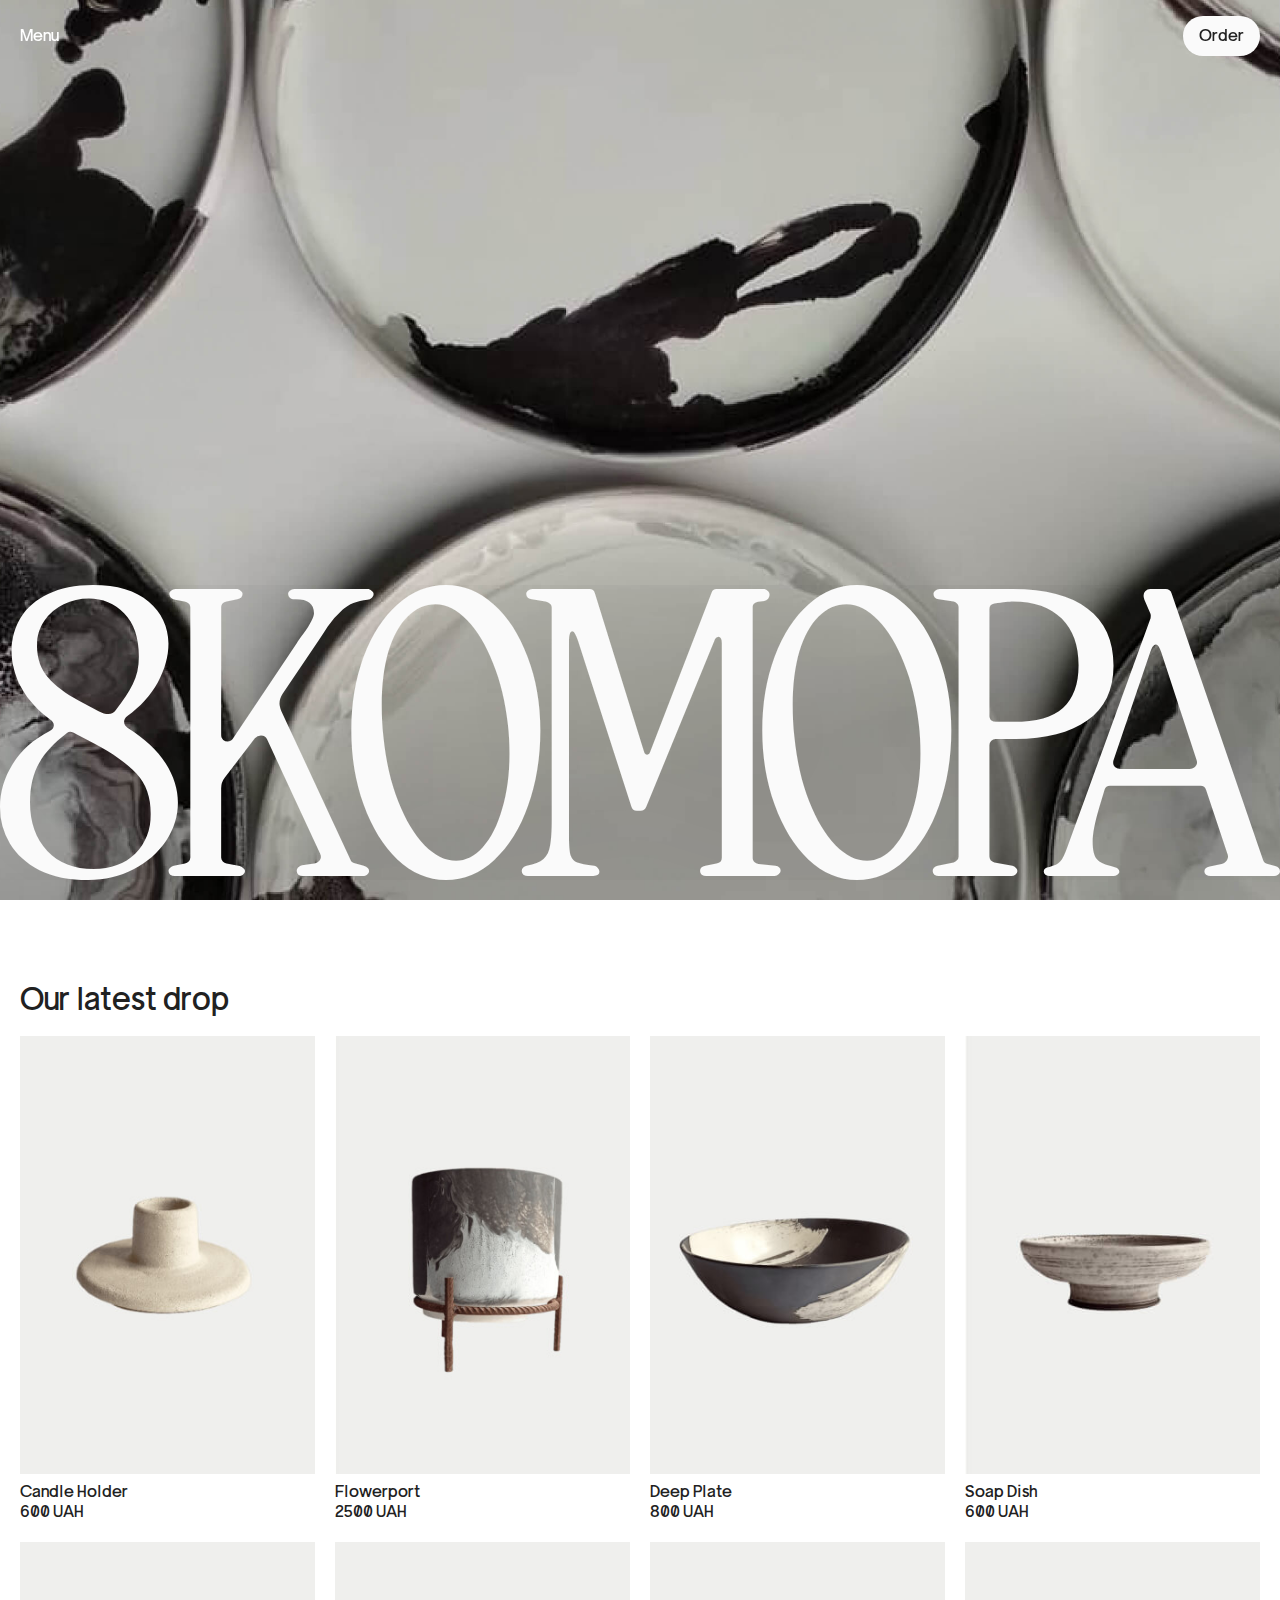
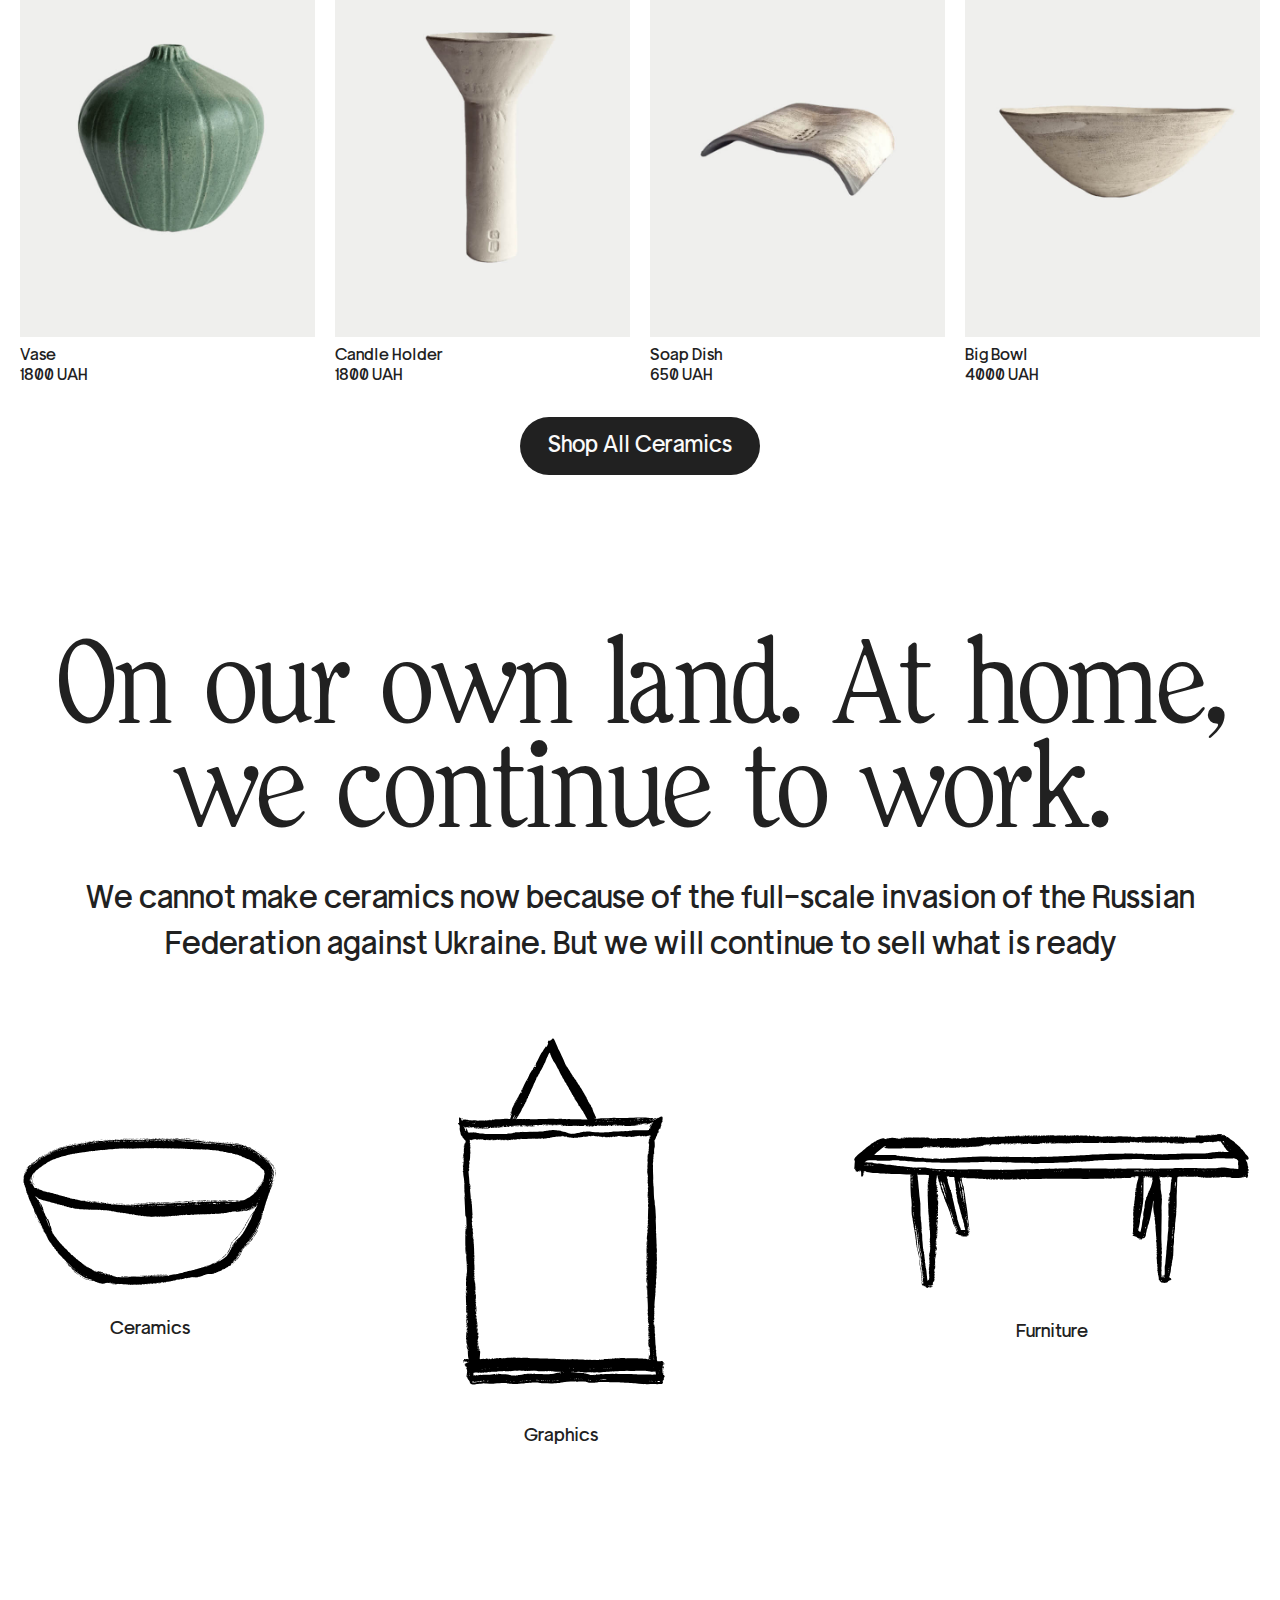
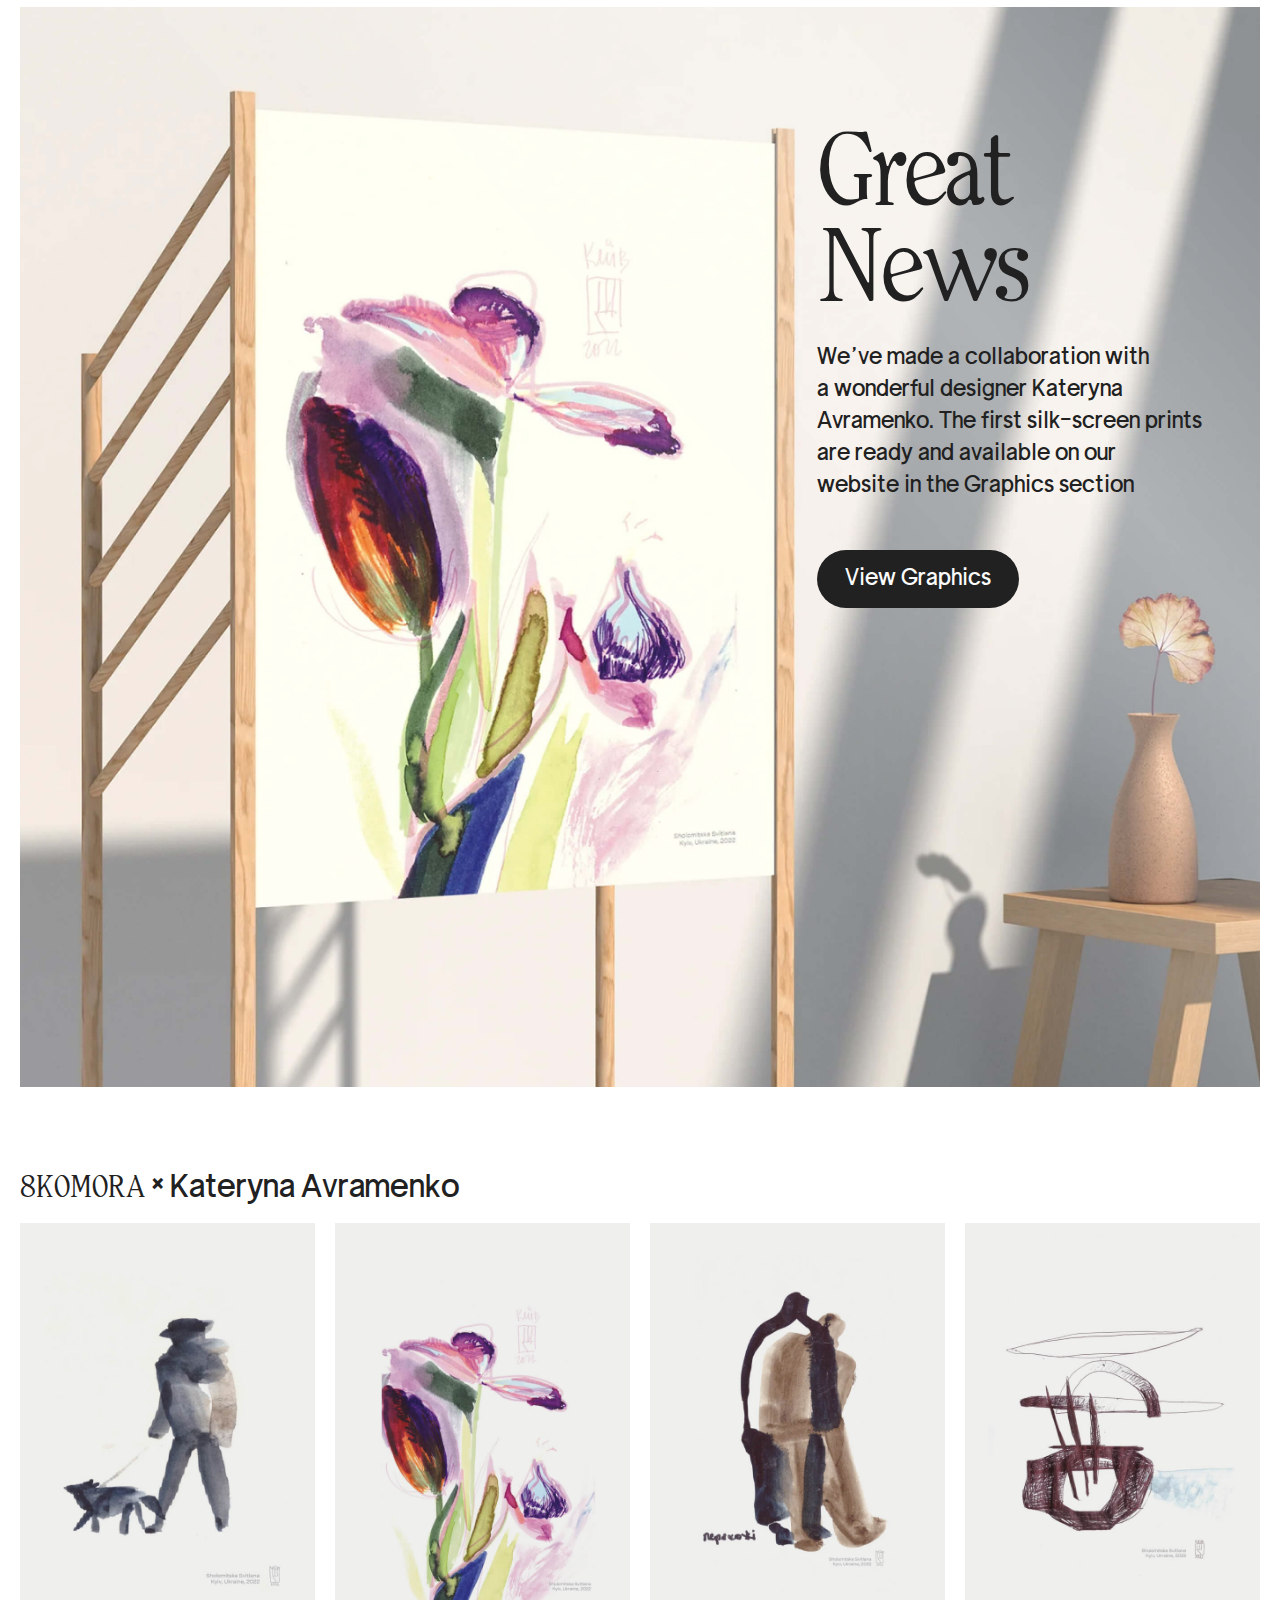
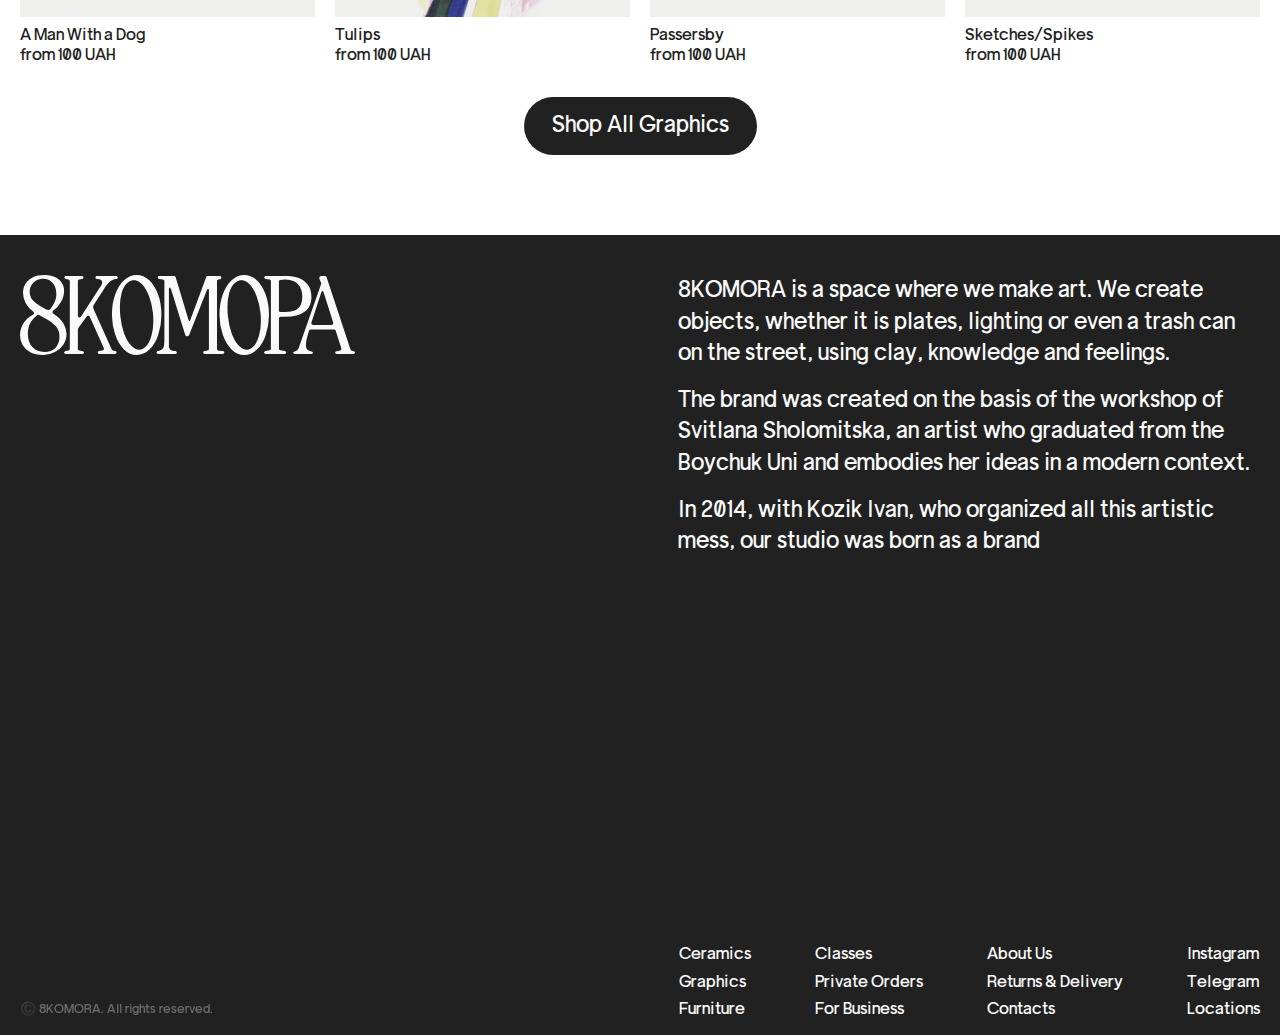
<file: index.html>
<!DOCTYPE html>
<html lang="en">
  <head>
    <meta charset="UTF-8" />
    <meta http-equiv="X-UA-Compatible" content="IE=edge" />
    <meta name="viewport" content="width=device-width, initial-scale=1.0" />
    <title>Восьма комора</title>
    <link rel="stylesheet" href="./styles.css" />
  </head>
  <body>
    <header class="main-header">
      <div class="container main-header__container">
        <div class="main-header__inner">
          <div class="main-header__menu">Menu</div>
          <div class="main-header__logo">
            <svg
              xmlns="http://www.w3.org/2000/svg"
              fill="none"
              viewBox="20 12 140 32.01"
            >
              <g fill="#212121" filter="url(#a)">
                <path
                  d="M29.66 44c-2.1 0-3.88-.36-5.35-1.07a7.88 7.88 0 0 1-3.23-2.89A7.63 7.63 0 0 1 20 36.1c0-1.63.46-3.19 1.4-4.67a9.91 9.91 0 0 1 4-3.55c.32-.18.49-.4.49-.67 0-.24-.14-.44-.4-.62a10.4 10.4 0 0 1-3.15-3.42 8.7 8.7 0 0 1-1.08-4.1c.03-1.3.37-2.48 1.03-3.55a6.75 6.75 0 0 1 2.97-2.53c1.35-.65 2.98-.98 4.9-.98 2.66 0 4.7.6 6.1 1.82a5.8 5.8 0 0 1 2.17 4.54c0 1.39-.4 2.8-1.17 4.22a11.3 11.3 0 0 1-3.33 3.64c-.24.18-.36.39-.36.62 0 .27.14.5.4.67a12.9 12.9 0 0 1 4.14 3.82 7.78 7.78 0 0 1 1.35 4.27 7.4 7.4 0 0 1-1.3 4.18 9.4 9.4 0 0 1-3.55 3.06c-1.5.77-3.15 1.16-4.95 1.16Zm-6.38-8.4c0 2.16.63 3.91 1.89 5.24a6.73 6.73 0 0 0 5.08 1.96c1.88 0 3.4-.55 4.54-1.64a5.8 5.8 0 0 0 1.7-4.32 6.1 6.1 0 0 0-1.57-4.4 17.42 17.42 0 0 0-4.67-3.28L28 28a.73.73 0 0 0-.32-.09.49.49 0 0 0-.35.13 10.94 10.94 0 0 0-3.02 3.2 8.39 8.39 0 0 0-1.03 4.36Zm.76-17.07c0 1.43.4 2.6 1.22 3.51.8.92 1.92 1.75 3.32 2.5l2.2 1.15c.43.2.77.31 1.04.31a1 1 0 0 0 .85-.44c.81-1.04 1.43-1.97 1.85-2.8.45-.86.67-1.86.67-2.98 0-2.08-.54-3.65-1.62-4.71a5.2 5.2 0 0 0-3.86-1.6c-.96 0-1.88.2-2.74.62-.87.41-1.58 1-2.12 1.78-.54.77-.8 1.66-.8 2.66Z"
                />
                <path
                  d="M39.11 43.56a.95.95 0 0 1-.5-.14.55.55 0 0 1-.17-.4c0-.15.06-.26.18-.35.12-.12.25-.2.4-.23l1.21-.22c.15-.03.29-.1.4-.22a.7.7 0 0 0 .19-.44V14.44a.6.6 0 0 0-.18-.44.8.8 0 0 0-.45-.22l-1.03-.18a.8.8 0 0 1-.45-.22.55.55 0 0 1-.18-.4c0-.15.06-.27.18-.36a.78.78 0 0 1 .49-.18h6.65c.18 0 .33.06.45.18.15.1.23.21.23.36 0 .3-.2.49-.59.58l-1.17.22c-.39.09-.58.3-.58.62v13.87c0 .2.07.38.22.53.15.12.32.18.5.18a.6.6 0 0 0 .54-.27l7-10.4c.16-.24.41-.6.77-1.07.36-.5.63-.93.81-1.28.21-.39.31-.69.31-.9 0-1-.65-1.5-1.97-1.5h-.18a.78.78 0 0 1-.5-.18.55.55 0 0 1-.18-.4c0-.15.06-.27.18-.36a.78.78 0 0 1 .5-.18h8c.18 0 .33.06.45.18.15.1.22.21.22.36s-.06.28-.18.4a.85.85 0 0 1-.5.22 4.64 4.64 0 0 0-2.69 1.07c-.66.59-1.21 1.21-1.66 1.86-.42.66-.7 1.08-.86 1.3l-4.04 5.95c-.24.38-.36.74-.36 1.06 0 .18.06.45.18.8l7.6 16.18c.05.18.2.3.44.36l1 .26c.38.12.58.32.58.58 0 .15-.08.28-.23.4a.73.73 0 0 1-.45.14h-6.56a.95.95 0 0 1-.5-.14.55.55 0 0 1-.17-.4c0-.15.06-.28.18-.4s.25-.19.4-.22l1.35-.18a.9.9 0 0 0 .58-.35c.15-.21.17-.45.05-.71l-5.8-12.4c-.12-.3-.34-.45-.67-.45-.27 0-.5.1-.68.31L44.6 32.9c-.27.35-.4.74-.4 1.15v7.52c0 .14.06.3.18.44.12.12.25.2.4.22l1.44.27c.15.03.29.1.4.22.13.09.19.2.19.31 0 .15-.08.28-.23.4a.73.73 0 0 1-.45.14h-7.01Z"
                />
                <path
                  d="M68.76 44a7.6 7.6 0 0 1-5.3-2.22 15.15 15.15 0 0 1-3.69-5.96 23.5 23.5 0 0 1-1.34-8.04c0-2.94.45-5.6 1.34-8a14.04 14.04 0 0 1 3.73-5.7A7.8 7.8 0 0 1 68.76 12c1.92 0 3.66.7 5.22 2.09 1.58 1.4 2.83 3.3 3.73 5.73.92 2.4 1.39 5.05 1.39 7.96 0 2.96-.45 5.69-1.35 8.18a14.16 14.16 0 0 1-3.68 5.86 7.57 7.57 0 0 1-5.3 2.18Zm-6.83-15.56c.27 2.64.81 4.98 1.62 7.03.8 2.04 1.77 3.63 2.88 4.75 1.13 1.13 2.29 1.7 3.46 1.7 1.04 0 2.02-.5 2.92-1.48.9-.97 1.6-2.35 2.1-4.13.55-1.78.82-3.8.82-6.04 0-1.13-.06-2.18-.18-3.16a24.7 24.7 0 0 0-1.62-6.62 13.7 13.7 0 0 0-2.83-4.67c-1.1-1.15-2.26-1.73-3.46-1.73-1.14 0-2.16.44-3.06 1.33-.9.9-1.6 2.17-2.1 3.82a20.89 20.89 0 0 0-.73 5.78c0 1.22.06 2.36.18 3.42Z"
                />
                <path
                  d="M77.74 43.56a.95.95 0 0 1-.5-.14.55.55 0 0 1-.17-.4c0-.15.04-.26.13-.35.12-.12.26-.2.4-.23a3.41 3.41 0 0 0 1.85-.7c.39-.36.63-.85.72-1.47.12-.63.18-1.57.18-2.85V14.44a.55.55 0 0 0-.23-.44.8.8 0 0 0-.45-.22l-1.48-.22a1.02 1.02 0 0 1-.45-.18.55.55 0 0 1-.18-.4c0-.15.06-.27.18-.36a.78.78 0 0 1 .5-.18h6.24c.3 0 .5.15.58.45l5.4 17.24c.06.18.16.27.31.27s.26-.07.32-.22l6.74-17.34c.09-.26.27-.4.54-.4h5.12c.18 0 .33.06.45.18.15.12.23.25.23.4 0 .18-.06.34-.19.5a.79.79 0 0 1-.4.21l-.67.1a.81.81 0 0 0-.45.21c-.1.1-.14.23-.14.4V41.6c0 .18.06.33.18.44.12.12.27.2.45.23l1.84.17c.4.06.59.24.59.54 0 .15-.08.28-.23.4a.61.61 0 0 1-.45.18h-7.46a.95.95 0 0 1-.49-.14.55.55 0 0 1-.18-.4c0-.32.2-.52.58-.58l1.22-.22c.39-.06.58-.26.58-.62V18.31c0-.47-.12-.71-.36-.71-.06 0-.15.04-.27.13-.09.1-.16.23-.22.4l-7.42 17.91c-.12.3-.33.45-.63.45h-.4c-.3 0-.5-.15-.59-.45l-5.84-18c-.24-.68-.45-1.02-.63-1.02-.24 0-.36.39-.36 1.16v21.06c0 .98.06 1.68.18 2.1.15.38.4.63.72.75.33.12.95.24 1.85.35.17.03.31.12.4.27.12.12.18.25.18.4 0 .3-.23.45-.67.45h-7.15Z"
                />
                <path
                  d="M113.71 44a7.6 7.6 0 0 1-5.3-2.22 15.15 15.15 0 0 1-3.69-5.96 23.5 23.5 0 0 1-1.34-8.04c0-2.94.44-5.6 1.34-8a14.04 14.04 0 0 1 3.73-5.7 7.8 7.8 0 0 1 5.26-2.08c1.92 0 3.66.7 5.21 2.09a13.8 13.8 0 0 1 3.73 5.73c.93 2.4 1.4 5.05 1.4 7.96 0 2.96-.45 5.69-1.35 8.18a14.15 14.15 0 0 1-3.69 5.86 7.57 7.57 0 0 1-5.3 2.18Zm-6.83-15.56c.27 2.64.8 4.98 1.62 7.03.8 2.04 1.77 3.63 2.87 4.75 1.14 1.13 2.3 1.7 3.46 1.7 1.05 0 2.03-.5 2.93-1.48.9-.97 1.6-2.35 2.1-4.13.55-1.78.82-3.8.82-6.04 0-1.13-.06-2.18-.18-3.16-.27-2.43-.81-4.64-1.62-6.62a13.69 13.69 0 0 0-2.83-4.67c-1.11-1.15-2.26-1.73-3.46-1.73-1.14 0-2.16.44-3.06 1.33-.9.9-1.6 2.17-2.11 3.82a20.87 20.87 0 0 0-.72 5.78c0 1.22.06 2.36.18 3.42Z"
                />
                <path
                  d="M122.69 43.56a.95.95 0 0 1-.5-.14.55.55 0 0 1-.17-.4c0-.15.04-.26.13-.35.12-.12.25-.2.4-.23l1.76-.35c.15-.03.27-.1.36-.22a.55.55 0 0 0 .18-.4V14.4a.55.55 0 0 0-.18-.4.57.57 0 0 0-.36-.22l-1.62-.22c-.4-.06-.58-.26-.58-.58 0-.15.06-.27.17-.36a.78.78 0 0 1 .5-.18h7.95c3.63 0 6.37.72 8.23 2.14 1.88 1.39 2.83 3.45 2.83 6.18 0 2.63-.96 4.62-2.88 5.95-1.88 1.33-4.5 2-7.86 2h-2.16a.7.7 0 0 0-.5.22.6.6 0 0 0-.17.45v12.04c0 .15.04.3.13.45.12.12.26.19.4.22l1.98.35c.15.03.27.1.36.23.12.09.18.2.18.35 0 .15-.07.28-.22.4a.74.74 0 0 1-.45.14h-7.91Zm5.53-17.38c0 .18.06.34.18.49.15.12.33.17.54.17h1.93c2.48 0 4.28-.5 5.4-1.5 1.13-1.01 1.7-2.55 1.7-4.63 0-2.16-.62-3.85-1.84-5.07-1.23-1.24-3.01-1.86-5.35-1.86-.4 0-1.06.07-2.02.22-.36.06-.54.27-.54.62v11.56Z"
                />
                <path
                  d="M134.83 43.56a.95.95 0 0 1-.5-.14c-.11-.12-.17-.23-.17-.35 0-.27.2-.43.63-.5.54-.11.93-.3 1.17-.57.27-.3.54-.84.8-1.64l9.08-24.76a1.1 1.1 0 0 0 0-.44l-.67-1.56a1.4 1.4 0 0 1-.09-.4c0-.24.06-.41.18-.53a.8.8 0 0 1 .58-.23h1.67c.15 0 .28.05.4.14.12.09.2.19.23.3l10.02 28.99a.7.7 0 0 0 .18.26c.09.06.2.1.31.14l.81.22c.36.09.54.28.54.58 0 .12-.07.23-.22.35a.73.73 0 0 1-.45.14h-6.93a.95.95 0 0 1-.49-.14c-.12-.12-.18-.23-.18-.35 0-.27.2-.45.59-.54l1.3-.26a.87.87 0 0 0 .54-.36c.15-.2.2-.41.13-.62l-2.38-7.07c-.09-.3-.28-.44-.58-.44h-9.94c-.3 0-.49.15-.58.44l-.58 1.91c-.48 1.6-.72 2.85-.72 3.74 0 .86.15 1.48.45 1.86.3.39.92.67 1.88.85.4.09.59.26.59.53 0 .12-.08.22-.23.31a.74.74 0 0 1-.45.14h-6.92Zm6.97-12.58a.61.61 0 0 0-.05.26c0 .21.08.39.23.54.15.12.33.18.54.18h7.6c.26 0 .47-.1.62-.27.18-.2.23-.45.14-.71L147 19.28c-.18-.55-.37-.84-.58-.84-.24 0-.45.29-.63.85l-4 11.69Z"
                />
              </g>
              <defs>
                <filter
                  id="a"
                  width="180"
                  height="72"
                  x="0"
                  y="-8"
                  color-interpolation-filters="sRGB"
                  filterUnits="userSpaceOnUse"
                >
                  <feFlood flood-opacity="0" result="BackgroundImageFix" />
                  <feColorMatrix
                    in="SourceAlpha"
                    result="hardAlpha"
                    values="0 0 0 0 0 0 0 0 0 0 0 0 0 0 0 0 0 0 127 0"
                  />
                  <feOffset />
                  <feGaussianBlur stdDeviation="10" />
                  <feComposite in2="hardAlpha" operator="out" />
                  <feColorMatrix
                    values="0 0 0 0 0 0 0 0 0 0 0 0 0 0 0 0 0 0 0.12 0"
                  />
                  <feBlend
                    in2="BackgroundImageFix"
                    result="effect1_dropShadow_144_1765"
                  />
                  <feBlend
                    in="SourceGraphic"
                    in2="effect1_dropShadow_144_1765"
                    result="shape"
                  />
                </filter>
              </defs>
            </svg>
          </div>
          <div class="main-header__order">
            <a href="#" class="button button--small button--light">Order</a>
          </div>
        </div>
      </div>
    </header>
    <section class="hero">
      <div class="hero-wrap">
        <!-- <div class="main-logo"></div> -->
        <img class="main-logo" src="./assets/logo-hero.svg" alt="" />
      </div>
    </section>
    <section class="products">
      <div class="container">
        <div class="products-container">
          <h2 class="products-title">Our latest drop</h2>
          <ul role="list" class="products-list">
            <li class="products-card">
              <img src="./assets/related-products/Image.jpg" alt="" />
              <div class="products-card__content">
                Candle Holder <br />
                600 UAH
              </div>
            </li>
            <li class="products-card">
              <img src="./assets/related-products/Image-1.jpg" alt="" />
              <div class="products-card__content">
                Flowerport <br />
                2500 UAH
              </div>
            </li>
            <li class="products-card">
              <img src="./assets/related-products/Image-2.jpg" alt="" />
              <div class="products-card__content">
                Deep Plate <br />
                800 UAH
              </div>
            </li>
            <li class="products-card">
              <img src="./assets/related-products/Image-3.jpg" alt="" />
              <div class="products-card__content">
                Soap Dish <br />
                600 UAH
              </div>
            </li>
            <li class="products-card products-card--desktop">
              <img src="./assets/related-products/Image-4.jpg" alt="" />
              <div class="products-card__content">
                Vase <br />
                1800 UAH
              </div>
            </li>
            <li class="products-card products-card--desktop">
              <img src="./assets/related-products/Image-5.jpg" alt="" />
              <div class="products-card__content">
                Candle Holder <br />
                1800 UAH
              </div>
            </li>
            <li class="products-card products-card--desktop">
              <img src="./assets/related-products/Image-6.jpg" alt="" />
              <div class="products-card__content">
                Soap Dish <br />
                650 UAH
              </div>
            </li>
            <li class="products-card products-card--desktop">
              <img src="./assets/related-products/Image-7.jpg" alt="" />
              <div class="products-card__content">
                Big Bowl <br />
                4000 UAH
              </div>
            </li>
          </ul>
          <a href="#" class="products-link button button--medium"
            >Shop All Ceramics</a
          >
        </div>
      </div>
    </section>
    <section class="features">
      <div class="container">
        <div class="features__inner">
          <h2 class="features__title ff-secondary">
            On our own land. At home, we continue to work.
          </h2>
          <p class="features__text">
            We cannot make ceramics now because of the full-scale invasion of
            the Russian Federation against Ukraine. But we will continue to sell
            what is ready
          </p>
          <ul class="features-list" role="list">
            <li class="features-item">
              <div class="features-images">
                <img src="./assets/features/ceramics-default.svg" alt="" />
                <img class="features-img-hover" src="./assets/features/ceramics-hover.svg" alt="" />
              </div>
              <div class="features-item__title">Ceramics</div>
            </li>
            <li class="features-item">
              <div class="features-images">
                <img src="./assets/features/graphics-default.svg" alt="" />
                <img class="features-img-hover" src="./assets/features/graphics-hover.svg" alt="" />
              </div>
              <div class="features-item__title">Graphics</div>
            </li>
            <li class="features-item">
              <div class="features-images">
                <img src="./assets/features/furniture-default.svg" alt="" />
                <img class="features-img-hover" src="./assets/features/furniture-hover.svg" alt="" />
              </div>
              <div class="features-item__title">Furniture</div>
            </li>
          </ul>
        </div>
      </div>
    </section>
    <section class="news">
      <div class="container">
        <div class="news__inner">
          <img class="news__img" src="./assets/news.jpg" alt="" />
          <div class="news__content">
            <h2 class="news__title ff-secondary">Great News</h2>
            <p class="news__text">
              We’ve made a collaboration with a wonderful designer Kateryna
              Avramenko. The first silk-screen prints are ready and available on
              our website in the Graphics section
            </p>
            <a
              href="#"
              class="news__link button button--medium button--w-100 button--w-auto@sm"
              >View Graphics</a
            >
          </div>
        </div>
      </div>
    </section>
    <section class="graphics">
      <div class="container">
        <div class="products-container">
          <h2 class="products-title">
            <span class="ff-secondary">8KOMORA</span> × Kateryna Avramenko
          </h2>
          <ul role="list" class="products-list">
            <li class="products-card">
              <img src="./assets/graphics/Image-1.jpg" alt="" />
              <div class="products-card__content">
                A Man With a Dog <br />
                from 100 UAH
              </div>
            </li>
            <li class="products-card">
              <img src="./assets/graphics/Image-2.jpg" alt="" />
              <div class="products-card__content">
                Tulips <br />
                from 100 UAH
              </div>
            </li>
            <li class="products-card">
              <img src="./assets/graphics/Image-3.jpg" alt="" />
              <div class="products-card__content">
                Passersby <br />
                from 100 UAH
              </div>
            </li>
            <li class="products-card">
              <img src="./assets/graphics/Image-4.jpg" alt="" />
              <div class="products-card__content">
                Sketches/Spikes <br />
                from 100 UAH
              </div>
            </li>
          </ul>
          <a href="#" class="products-link button button--medium"
            >Shop All Graphics</a
          >
        </div>
      </div>
    </section>
    <footer class="footer">
      <div class="container">
        <div class="footer__inner">
          <div class="footer__top">
            <div class="footer__logo">
              <img src="./assets/logo-footer.svg" alt="8Komora logo" />
            </div>
            <div class="footer__content">
              <p>
                8KOMORA is a space where we make art. We create objects, whether
                it is plates, lighting or even a trash can on the street, using
                clay, knowledge and feelings.
              </p>
              <p>
                The brand was created on the basis of the workshop of Svitlana
                Sholomitska, an artist who graduated from the Boychuk Uni and
                embodies her ideas in a modern context.
              </p>
              <p>
                In 2014, with Kozik Ivan, who organized all this artistic mess,
                our studio was born as a brand
              </p>
            </div>
          </div>
          <div class="footer__bottom">
            <nav class="footer__nav footer-nav">
              <ul role="list" class="footer-nav__list">
                <li class="footer-nav__item">Ceramics</li>
                <li class="footer-nav__item">Graphics</li>
                <li class="footer-nav__item">Furniture</li>
              </ul>
              <ul role="list" class="footer-nav__list">
                <li class="footer-nav__item">Classes</li>
                <li class="footer-nav__item">Private Orders</li>
                <li class="footer-nav__item">For Business</li>
              </ul>
              <ul role="list" class="footer-nav__list">
                <li class="footer-nav__item">About Us</li>
                <li class="footer-nav__item">Returns & Delivery</li>
                <li class="footer-nav__item">Contacts</li>
              </ul>
              <ul role="list" class="footer-nav__list">
                <li class="footer-nav__item">Instagram</li>
                <li class="footer-nav__item">Telegram</li>
                <li class="footer-nav__item">Locations</li>
              </ul>
            </nav>
            <small class="footer__copyright"
              >©️ 8KOMORA. All rights reserved.
            </small>
          </div>
        </div>
      </div>
    </footer>
    <script src="./main.js"></script>
  </body>
</html>
</file>
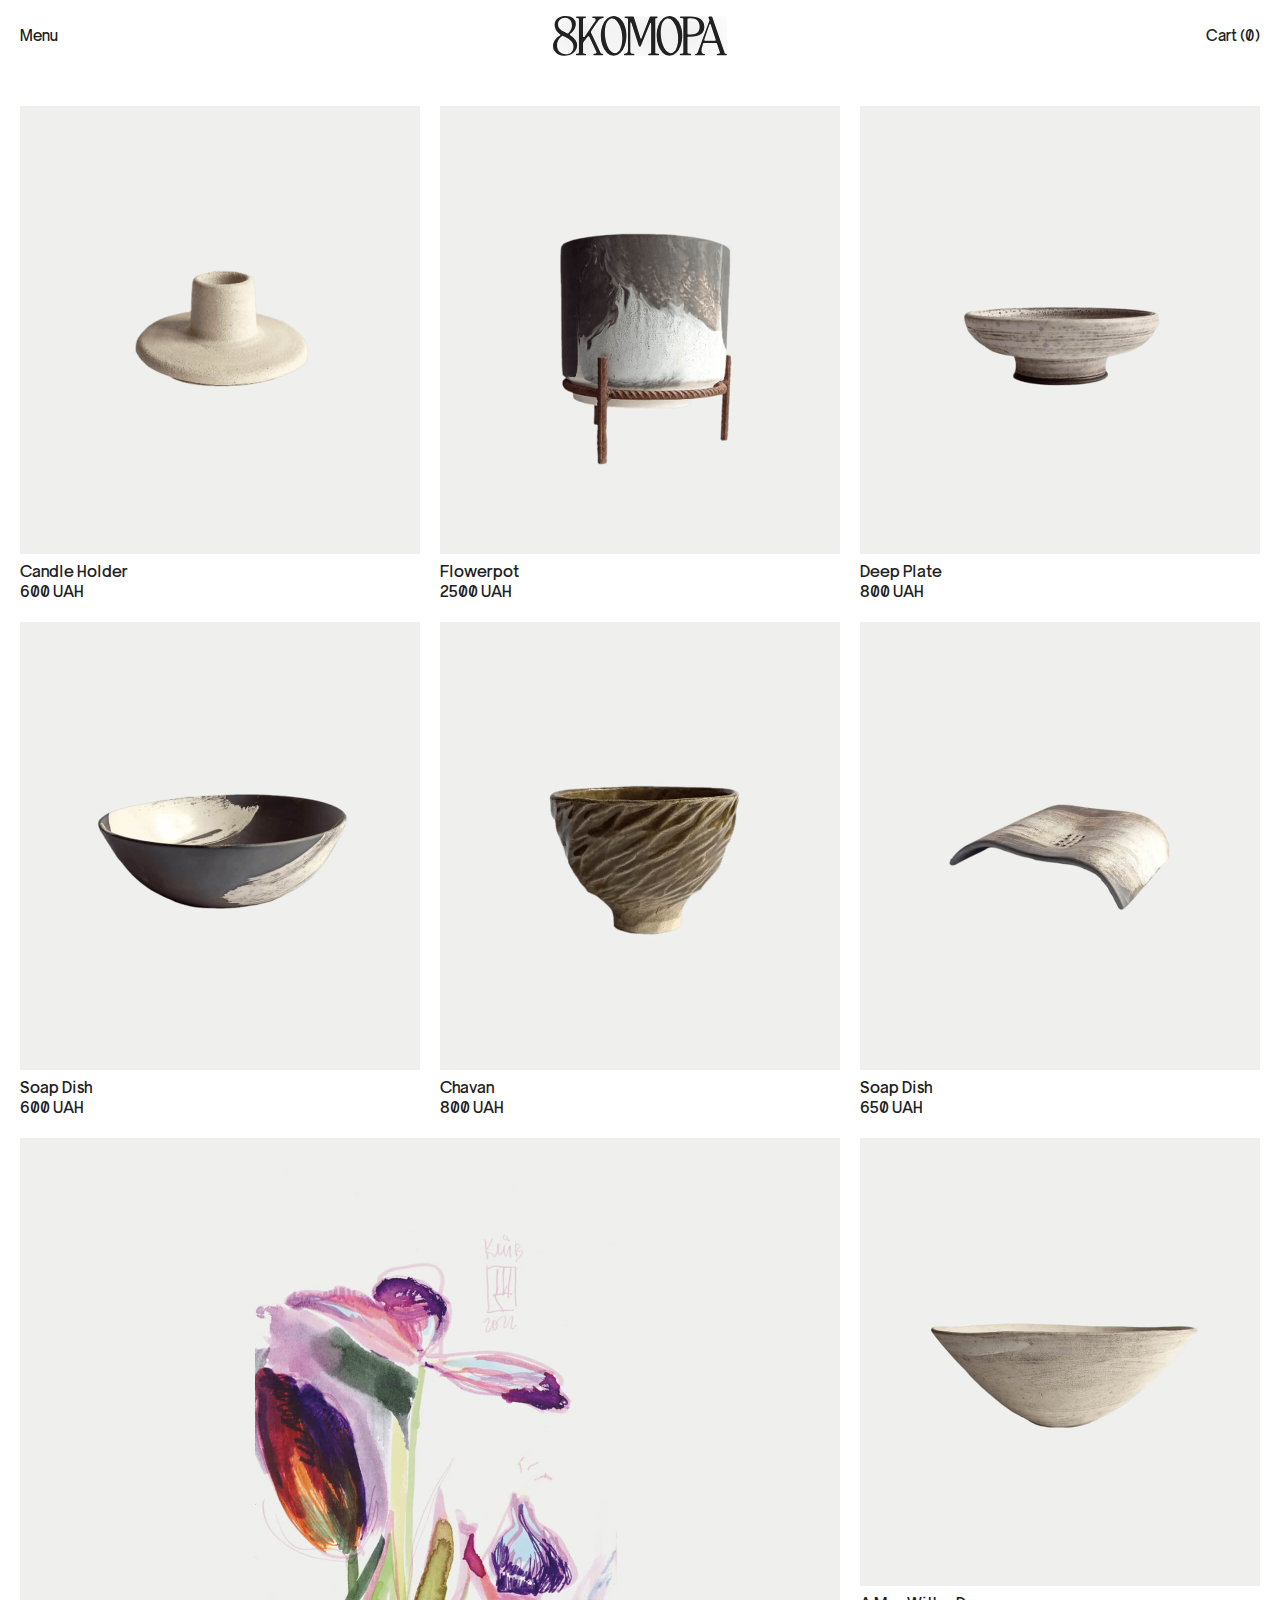
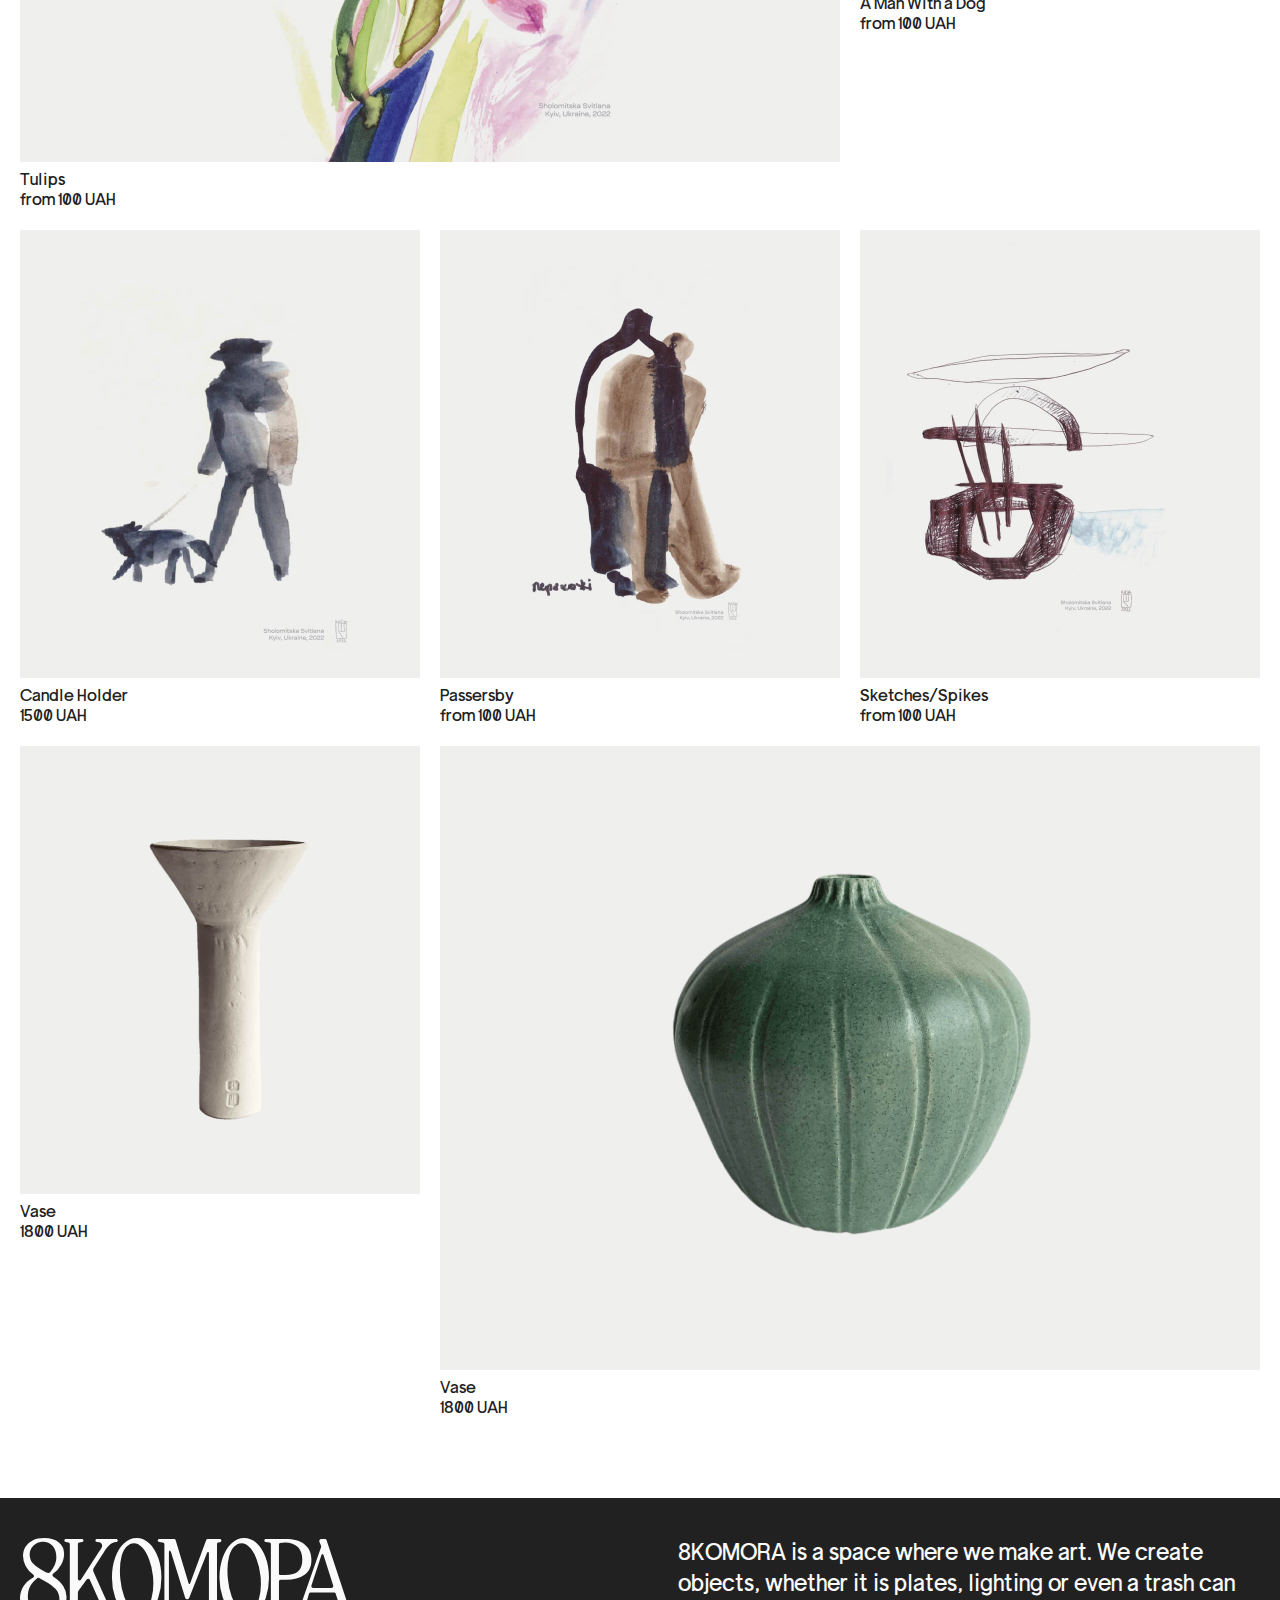
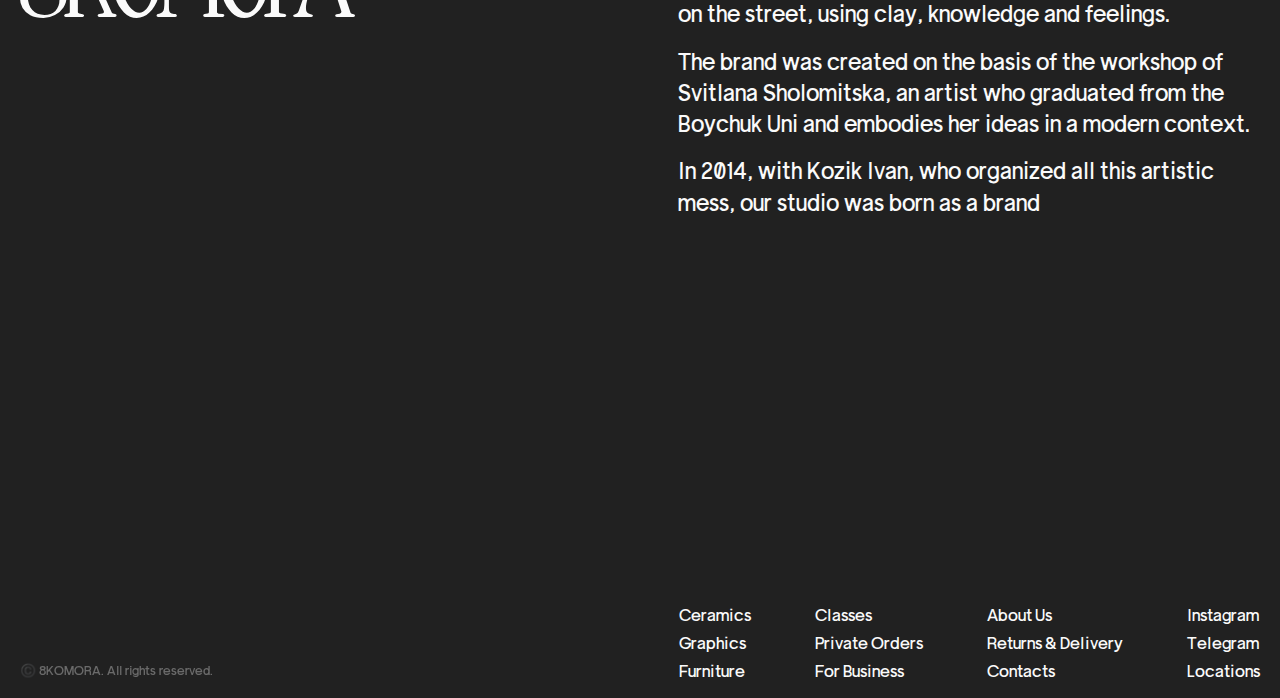
<file: products.html>
<!DOCTYPE html>
<html lang="en">
  <head>
    <meta charset="UTF-8" />
    <meta http-equiv="X-UA-Compatible" content="IE=edge" />
    <meta name="viewport" content="width=device-width, initial-scale=1.0" />
    <title>Products</title>
    <link rel="stylesheet" href="./styles.css" />
  </head>
  <body>
    <header class="header">
      <div class="container">
        <div class="header-mobile__inner">
          <div class="header-mobile__menu">Menu</div>
          <div class="logo">
            <a style="display: flex" href="/">
              <svg
                xmlns="http://www.w3.org/2000/svg"
                fill="none"
                viewBox="20 12 140 32.01"
              >
                <g fill="#212121" filter="url(#a)">
                  <path
                    d="M29.66 44c-2.1 0-3.88-.36-5.35-1.07a7.88 7.88 0 0 1-3.23-2.89A7.63 7.63 0 0 1 20 36.1c0-1.63.46-3.19 1.4-4.67a9.91 9.91 0 0 1 4-3.55c.32-.18.49-.4.49-.67 0-.24-.14-.44-.4-.62a10.4 10.4 0 0 1-3.15-3.42 8.7 8.7 0 0 1-1.08-4.1c.03-1.3.37-2.48 1.03-3.55a6.75 6.75 0 0 1 2.97-2.53c1.35-.65 2.98-.98 4.9-.98 2.66 0 4.7.6 6.1 1.82a5.8 5.8 0 0 1 2.17 4.54c0 1.39-.4 2.8-1.17 4.22a11.3 11.3 0 0 1-3.33 3.64c-.24.18-.36.39-.36.62 0 .27.14.5.4.67a12.9 12.9 0 0 1 4.14 3.82 7.78 7.78 0 0 1 1.35 4.27 7.4 7.4 0 0 1-1.3 4.18 9.4 9.4 0 0 1-3.55 3.06c-1.5.77-3.15 1.16-4.95 1.16Zm-6.38-8.4c0 2.16.63 3.91 1.89 5.24a6.73 6.73 0 0 0 5.08 1.96c1.88 0 3.4-.55 4.54-1.64a5.8 5.8 0 0 0 1.7-4.32 6.1 6.1 0 0 0-1.57-4.4 17.42 17.42 0 0 0-4.67-3.28L28 28a.73.73 0 0 0-.32-.09.49.49 0 0 0-.35.13 10.94 10.94 0 0 0-3.02 3.2 8.39 8.39 0 0 0-1.03 4.36Zm.76-17.07c0 1.43.4 2.6 1.22 3.51.8.92 1.92 1.75 3.32 2.5l2.2 1.15c.43.2.77.31 1.04.31a1 1 0 0 0 .85-.44c.81-1.04 1.43-1.97 1.85-2.8.45-.86.67-1.86.67-2.98 0-2.08-.54-3.65-1.62-4.71a5.2 5.2 0 0 0-3.86-1.6c-.96 0-1.88.2-2.74.62-.87.41-1.58 1-2.12 1.78-.54.77-.8 1.66-.8 2.66Z"
                  />
                  <path
                    d="M39.11 43.56a.95.95 0 0 1-.5-.14.55.55 0 0 1-.17-.4c0-.15.06-.26.18-.35.12-.12.25-.2.4-.23l1.21-.22c.15-.03.29-.1.4-.22a.7.7 0 0 0 .19-.44V14.44a.6.6 0 0 0-.18-.44.8.8 0 0 0-.45-.22l-1.03-.18a.8.8 0 0 1-.45-.22.55.55 0 0 1-.18-.4c0-.15.06-.27.18-.36a.78.78 0 0 1 .49-.18h6.65c.18 0 .33.06.45.18.15.1.23.21.23.36 0 .3-.2.49-.59.58l-1.17.22c-.39.09-.58.3-.58.62v13.87c0 .2.07.38.22.53.15.12.32.18.5.18a.6.6 0 0 0 .54-.27l7-10.4c.16-.24.41-.6.77-1.07.36-.5.63-.93.81-1.28.21-.39.31-.69.31-.9 0-1-.65-1.5-1.97-1.5h-.18a.78.78 0 0 1-.5-.18.55.55 0 0 1-.18-.4c0-.15.06-.27.18-.36a.78.78 0 0 1 .5-.18h8c.18 0 .33.06.45.18.15.1.22.21.22.36s-.06.28-.18.4a.85.85 0 0 1-.5.22 4.64 4.64 0 0 0-2.69 1.07c-.66.59-1.21 1.21-1.66 1.86-.42.66-.7 1.08-.86 1.3l-4.04 5.95c-.24.38-.36.74-.36 1.06 0 .18.06.45.18.8l7.6 16.18c.05.18.2.3.44.36l1 .26c.38.12.58.32.58.58 0 .15-.08.28-.23.4a.73.73 0 0 1-.45.14h-6.56a.95.95 0 0 1-.5-.14.55.55 0 0 1-.17-.4c0-.15.06-.28.18-.4s.25-.19.4-.22l1.35-.18a.9.9 0 0 0 .58-.35c.15-.21.17-.45.05-.71l-5.8-12.4c-.12-.3-.34-.45-.67-.45-.27 0-.5.1-.68.31L44.6 32.9c-.27.35-.4.74-.4 1.15v7.52c0 .14.06.3.18.44.12.12.25.2.4.22l1.44.27c.15.03.29.1.4.22.13.09.19.2.19.31 0 .15-.08.28-.23.4a.73.73 0 0 1-.45.14h-7.01Z"
                  />
                  <path
                    d="M68.76 44a7.6 7.6 0 0 1-5.3-2.22 15.15 15.15 0 0 1-3.69-5.96 23.5 23.5 0 0 1-1.34-8.04c0-2.94.45-5.6 1.34-8a14.04 14.04 0 0 1 3.73-5.7A7.8 7.8 0 0 1 68.76 12c1.92 0 3.66.7 5.22 2.09 1.58 1.4 2.83 3.3 3.73 5.73.92 2.4 1.39 5.05 1.39 7.96 0 2.96-.45 5.69-1.35 8.18a14.16 14.16 0 0 1-3.68 5.86 7.57 7.57 0 0 1-5.3 2.18Zm-6.83-15.56c.27 2.64.81 4.98 1.62 7.03.8 2.04 1.77 3.63 2.88 4.75 1.13 1.13 2.29 1.7 3.46 1.7 1.04 0 2.02-.5 2.92-1.48.9-.97 1.6-2.35 2.1-4.13.55-1.78.82-3.8.82-6.04 0-1.13-.06-2.18-.18-3.16a24.7 24.7 0 0 0-1.62-6.62 13.7 13.7 0 0 0-2.83-4.67c-1.1-1.15-2.26-1.73-3.46-1.73-1.14 0-2.16.44-3.06 1.33-.9.9-1.6 2.17-2.1 3.82a20.89 20.89 0 0 0-.73 5.78c0 1.22.06 2.36.18 3.42Z"
                  />
                  <path
                    d="M77.74 43.56a.95.95 0 0 1-.5-.14.55.55 0 0 1-.17-.4c0-.15.04-.26.13-.35.12-.12.26-.2.4-.23a3.41 3.41 0 0 0 1.85-.7c.39-.36.63-.85.72-1.47.12-.63.18-1.57.18-2.85V14.44a.55.55 0 0 0-.23-.44.8.8 0 0 0-.45-.22l-1.48-.22a1.02 1.02 0 0 1-.45-.18.55.55 0 0 1-.18-.4c0-.15.06-.27.18-.36a.78.78 0 0 1 .5-.18h6.24c.3 0 .5.15.58.45l5.4 17.24c.06.18.16.27.31.27s.26-.07.32-.22l6.74-17.34c.09-.26.27-.4.54-.4h5.12c.18 0 .33.06.45.18.15.12.23.25.23.4 0 .18-.06.34-.19.5a.79.79 0 0 1-.4.21l-.67.1a.81.81 0 0 0-.45.21c-.1.1-.14.23-.14.4V41.6c0 .18.06.33.18.44.12.12.27.2.45.23l1.84.17c.4.06.59.24.59.54 0 .15-.08.28-.23.4a.61.61 0 0 1-.45.18h-7.46a.95.95 0 0 1-.49-.14.55.55 0 0 1-.18-.4c0-.32.2-.52.58-.58l1.22-.22c.39-.06.58-.26.58-.62V18.31c0-.47-.12-.71-.36-.71-.06 0-.15.04-.27.13-.09.1-.16.23-.22.4l-7.42 17.91c-.12.3-.33.45-.63.45h-.4c-.3 0-.5-.15-.59-.45l-5.84-18c-.24-.68-.45-1.02-.63-1.02-.24 0-.36.39-.36 1.16v21.06c0 .98.06 1.68.18 2.1.15.38.4.63.72.75.33.12.95.24 1.85.35.17.03.31.12.4.27.12.12.18.25.18.4 0 .3-.23.45-.67.45h-7.15Z"
                  />
                  <path
                    d="M113.71 44a7.6 7.6 0 0 1-5.3-2.22 15.15 15.15 0 0 1-3.69-5.96 23.5 23.5 0 0 1-1.34-8.04c0-2.94.44-5.6 1.34-8a14.04 14.04 0 0 1 3.73-5.7 7.8 7.8 0 0 1 5.26-2.08c1.92 0 3.66.7 5.21 2.09a13.8 13.8 0 0 1 3.73 5.73c.93 2.4 1.4 5.05 1.4 7.96 0 2.96-.45 5.69-1.35 8.18a14.15 14.15 0 0 1-3.69 5.86 7.57 7.57 0 0 1-5.3 2.18Zm-6.83-15.56c.27 2.64.8 4.98 1.62 7.03.8 2.04 1.77 3.63 2.87 4.75 1.14 1.13 2.3 1.7 3.46 1.7 1.05 0 2.03-.5 2.93-1.48.9-.97 1.6-2.35 2.1-4.13.55-1.78.82-3.8.82-6.04 0-1.13-.06-2.18-.18-3.16-.27-2.43-.81-4.64-1.62-6.62a13.69 13.69 0 0 0-2.83-4.67c-1.11-1.15-2.26-1.73-3.46-1.73-1.14 0-2.16.44-3.06 1.33-.9.9-1.6 2.17-2.11 3.82a20.87 20.87 0 0 0-.72 5.78c0 1.22.06 2.36.18 3.42Z"
                  />
                  <path
                    d="M122.69 43.56a.95.95 0 0 1-.5-.14.55.55 0 0 1-.17-.4c0-.15.04-.26.13-.35.12-.12.25-.2.4-.23l1.76-.35c.15-.03.27-.1.36-.22a.55.55 0 0 0 .18-.4V14.4a.55.55 0 0 0-.18-.4.57.57 0 0 0-.36-.22l-1.62-.22c-.4-.06-.58-.26-.58-.58 0-.15.06-.27.17-.36a.78.78 0 0 1 .5-.18h7.95c3.63 0 6.37.72 8.23 2.14 1.88 1.39 2.83 3.45 2.83 6.18 0 2.63-.96 4.62-2.88 5.95-1.88 1.33-4.5 2-7.86 2h-2.16a.7.7 0 0 0-.5.22.6.6 0 0 0-.17.45v12.04c0 .15.04.3.13.45.12.12.26.19.4.22l1.98.35c.15.03.27.1.36.23.12.09.18.2.18.35 0 .15-.07.28-.22.4a.74.74 0 0 1-.45.14h-7.91Zm5.53-17.38c0 .18.06.34.18.49.15.12.33.17.54.17h1.93c2.48 0 4.28-.5 5.4-1.5 1.13-1.01 1.7-2.55 1.7-4.63 0-2.16-.62-3.85-1.84-5.07-1.23-1.24-3.01-1.86-5.35-1.86-.4 0-1.06.07-2.02.22-.36.06-.54.27-.54.62v11.56Z"
                  />
                  <path
                    d="M134.83 43.56a.95.95 0 0 1-.5-.14c-.11-.12-.17-.23-.17-.35 0-.27.2-.43.63-.5.54-.11.93-.3 1.17-.57.27-.3.54-.84.8-1.64l9.08-24.76a1.1 1.1 0 0 0 0-.44l-.67-1.56a1.4 1.4 0 0 1-.09-.4c0-.24.06-.41.18-.53a.8.8 0 0 1 .58-.23h1.67c.15 0 .28.05.4.14.12.09.2.19.23.3l10.02 28.99a.7.7 0 0 0 .18.26c.09.06.2.1.31.14l.81.22c.36.09.54.28.54.58 0 .12-.07.23-.22.35a.73.73 0 0 1-.45.14h-6.93a.95.95 0 0 1-.49-.14c-.12-.12-.18-.23-.18-.35 0-.27.2-.45.59-.54l1.3-.26a.87.87 0 0 0 .54-.36c.15-.2.2-.41.13-.62l-2.38-7.07c-.09-.3-.28-.44-.58-.44h-9.94c-.3 0-.49.15-.58.44l-.58 1.91c-.48 1.6-.72 2.85-.72 3.74 0 .86.15 1.48.45 1.86.3.39.92.67 1.88.85.4.09.59.26.59.53 0 .12-.08.22-.23.31a.74.74 0 0 1-.45.14h-6.92Zm6.97-12.58a.61.61 0 0 0-.05.26c0 .21.08.39.23.54.15.12.33.18.54.18h7.6c.26 0 .47-.1.62-.27.18-.2.23-.45.14-.71L147 19.28c-.18-.55-.37-.84-.58-.84-.24 0-.45.29-.63.85l-4 11.69Z"
                  />
                </g>
                <defs>
                  <filter
                    id="a"
                    width="180"
                    height="72"
                    x="0"
                    y="-8"
                    color-interpolation-filters="sRGB"
                    filterUnits="userSpaceOnUse"
                  >
                    <feFlood flood-opacity="0" result="BackgroundImageFix" />
                    <feColorMatrix
                      in="SourceAlpha"
                      result="hardAlpha"
                      values="0 0 0 0 0 0 0 0 0 0 0 0 0 0 0 0 0 0 127 0"
                    />
                    <feOffset />
                    <feGaussianBlur stdDeviation="10" />
                    <feComposite in2="hardAlpha" operator="out" />
                    <feColorMatrix
                      values="0 0 0 0 0 0 0 0 0 0 0 0 0 0 0 0 0 0 0.12 0"
                    />
                    <feBlend
                      in2="BackgroundImageFix"
                      result="effect1_dropShadow_144_1765"
                    />
                    <feBlend
                      in="SourceGraphic"
                      in2="effect1_dropShadow_144_1765"
                      result="shape"
                    />
                  </filter>
                </defs>
              </svg>
            </a>
          </div>
          <div class="header-cart">Cart (0)</div>
        </div>
      </div>
    </header>
    <section class="section-products section-products-main">
      <div class="container">
        <ul class="products-grid products-grid--mobile">
          <li class="products-card">
            <img src="./assets/products-grid-mobile/image-1.jpg" alt="" />
            <p class="products-card__content">
              Candle Holder <br />
              600 UAH
            </p>
          </li>
          <li class="products-card">
            <img src="./assets/products-grid-mobile/image-2.jpg" alt="" />
            <p class="products-card__content">
              Flowerpot <br />
              2500 UAH
            </p>
          </li>
          <li class="products-card">
            <img src="./assets/products-grid-mobile/image-3.jpg" alt="" />
            <p class="products-card__content">
              Deep Plate <br />
              800 UAH
            </p>
          </li>
          <li class="products-card">
            <img src="./assets/products-grid-mobile/image-4.jpg" alt="" />
            <p class="products-card__content">
              Soap Dish <br />
              600 UAH
            </p>
          </li>
          <li class="products-card">
            <img src="./assets/products-grid-mobile/image-5.jpg" alt="" />
            <p class="products-card__content">
              Chavan <br />
              800 UAH
            </p>
          </li>
          <li class="products-card">
            <img src="./assets/products-grid-mobile/image-6.jpg" alt="" />
            <p class="products-card__content">
              Soap Dish <br />
              650 UAH
            </p>
          </li>
          <li class="products-card products-card--full-width">
            <img src="./assets/products-grid-mobile/image-7.jpg" alt="" />
            <p class="products-card__content">
              Tulips <br />
              from 100 UAH
            </p>
          </li>
          <li class="products-card">
            <img src="./assets/products-grid-mobile/image-8.jpg" alt="" />
            <p class="products-card__content">
              A Man With a Dog <br />
              from 100 UAH
            </p>
          </li>
          <li class="products-card">
            <img src="./assets/products-grid-mobile/image-9.jpg" alt="" />
            <p class="products-card__content">
              Candle Holder <br />
              1500 UAH
            </p>
          </li>
          <li class="products-card">
            <img src="./assets/products-grid-mobile/image-10.jpg" alt="" />
            <p class="products-card__content">
              Passersby <br />
              from 100 UAH
            </p>
          </li>
          <li class="products-card">
            <img src="./assets/products-grid-mobile/image-11.jpg" alt="" />
            <p class="products-card__content">
              Sketches/Spikes <br />
              from 100 UAH
            </p>
          </li>
          <li class="products-card products-card--full-width">
            <img src="./assets/products-grid-mobile/image-12.jpg" alt="" />
            <p class="products-card__content">
              Vase <br />
              1800 UAH
            </p>
          </li>
        </ul>
        <ul class="products-grid products-grid--desktop">
          <li class="products-card">
            <img src="./assets/products-grid-desktop/image-1.jpg" alt="" />
            <p class="products-card__content">
              Candle Holder <br />
              600 UAH
            </p>
          </li>
          <li class="products-card">
            <img src="./assets/products-grid-desktop/image-2.jpg" alt="" />
            <p class="products-card__content">
              Flowerpot <br />
              2500 UAH
            </p>
          </li>
          <li class="products-card">
            <img src="./assets/products-grid-desktop/image-3.jpg" alt="" />
            <p class="products-card__content">
              Deep Plate <br />
              800 UAH
            </p>
          </li>
          <li class="products-card">
            <img src="./assets/products-grid-desktop/image-4.jpg" alt="" />
            <p class="products-card__content">
              Soap Dish <br />
              600 UAH
            </p>
          </li>
          <li class="products-card">
            <img src="./assets/products-grid-desktop/image-5.jpg" alt="" />
            <p class="products-card__content">
              Chavan <br />
              800 UAH
            </p>
          </li>
          <li class="products-card">
            <img src="./assets/products-grid-desktop/image-6.jpg" alt="" />
            <p class="products-card__content">
              Soap Dish <br />
              650 UAH
            </p>
          </li>
          <li class="products-card products-card--two-third-width-left">
            <img src="./assets/products-grid-desktop/image-7.jpg" alt="" />
            <p class="products-card__content">
              Tulips <br />
              from 100 UAH
            </p>
          </li>
          <li class="products-card">
            <img src="./assets/products-grid-desktop/image-8.jpg" alt="" />
            <p class="products-card__content">
              A Man With a Dog <br />
              from 100 UAH
            </p>
          </li>
          <li class="products-card">
            <img src="./assets/products-grid-desktop/image-9.jpg" alt="" />
            <p class="products-card__content">
              Candle Holder <br />
              1500 UAH
            </p>
          </li>
          <li class="products-card">
            <img src="./assets/products-grid-desktop/image-10.jpg" alt="" />
            <p class="products-card__content">
              Passersby <br />
              from 100 UAH
            </p>
          </li>
          <li class="products-card">
            <img src="./assets/products-grid-desktop/image-11.jpg" alt="" />
            <p class="products-card__content">
              Sketches/Spikes <br />
              from 100 UAH
            </p>
          </li>
          <li class="products-card">
            <img src="./assets/products-grid-desktop/image-12.jpg" alt="" />
            <p class="products-card__content">
              Vase <br />
              1800 UAH
            </p>
          </li>
          <li class="products-card products-card--two-third-width-right">
            <img src="./assets/products-grid-desktop/image-13.jpg" alt="" />
            <p class="products-card__content">
              Vase <br />
              1800 UAH
            </p>
          </li>
        </ul>
      </div>
    </section>
    <footer class="footer">
      <div class="container">
        <div class="footer__inner">
          <div class="footer__top">
            <div class="footer__logo">
              <img src="./assets/logo-footer.svg" alt="8Komora logo" />
            </div>
            <div class="footer__content">
              <p>
                8KOMORA is a space where we make art. We create objects, whether
                it is plates, lighting or even a trash can on the street, using
                clay, knowledge and feelings.
              </p>
              <p>
                The brand was created on the basis of the workshop of Svitlana
                Sholomitska, an artist who graduated from the Boychuk Uni and
                embodies her ideas in a modern context.
              </p>
              <p>
                In 2014, with Kozik Ivan, who organized all this artistic mess,
                our studio was born as a brand
              </p>
            </div>
          </div>
          <div class="footer__bottom">
            <nav class="footer__nav footer-nav">
              <ul role="list" class="footer-nav__list">
                <li class="footer-nav__item">Ceramics</li>
                <li class="footer-nav__item">Graphics</li>
                <li class="footer-nav__item">Furniture</li>
              </ul>
              <ul role="list" class="footer-nav__list">
                <li class="footer-nav__item">Classes</li>
                <li class="footer-nav__item">Private Orders</li>
                <li class="footer-nav__item">For Business</li>
              </ul>
              <ul role="list" class="footer-nav__list">
                <li class="footer-nav__item">About Us</li>
                <li class="footer-nav__item">Returns & Delivery</li>
                <li class="footer-nav__item">Contacts</li>
              </ul>
              <ul role="list" class="footer-nav__list">
                <li class="footer-nav__item">Instagram</li>
                <li class="footer-nav__item">Telegram</li>
                <li class="footer-nav__item">Locations</li>
              </ul>
            </nav>
            <small class="footer__copyright"
              >©️ 8KOMORA. All rights reserved.
            </small>
          </div>
        </div>
      </div>
    </footer>
  </body>
</html>
</file>
<file: styles.css>
@font-face {
  font-family: 'ClarelSerif';
  src: url('./fonts/clarel-serif.woff2');
  font-weight: 400;
  font-display: swap;
}

@font-face {
  font-family: 'SerialB';
  src: url('./fonts/serial-b.woff2');
  font-weight: 400;
  font-display: swap;
}

*,
*::before,
*::after {
  box-sizing: border-box;
}

* {
  margin: 0;
}

html:focus-within {
  scroll-behavior: smooth;
}

body {
  min-height: 100vh;
  text-rendering: optimizeSpeed;
  line-height: 1.5;
  font-family: serif;
  -webkit-font-smoothing: antialiased;
}

img,
picture,
video,
canvas,
svg {
  display: block;
  max-width: 100%;
  height: auto;
}

input,
button,
textarea,
select {
  font: inherit;
}

p,
h1,
h2,
h3,
h4,
h5,
h6 {
  overflow-wrap: break-word;
}

#root,
#__next {
  isolation: isolate;
}

ul,
ol {
  margin: 0;
  padding: 0;
}

ul[role='list'],
ol[role='list'] {
  list-style: none;
}

a {
  color: inherit;
}

a:not([class]) {
  text-decoration-skip-ink: auto;
}

@media (prefers-reduced-motion: reduce) {
  *,
  *::before,
  *::after {
    animation-duration: 0.01ms !important;
    animation-iteration-count: 1 !important;
    transition-duration: 0.01ms !important;
    scroll-behavior: auto !important;
  }
}

:root {
  --main-color: hsla(0, 0%, 13%, 1);
  --main-color-light: hsla(0, 0%, 98%, 1);
  --text-color: var(--main-color);
  --text-color-light: var(--main-color-light);
  --font-primary: 'SerialB';
  --font-secondary: 'ClarelSerif';
}

.ff-primary {
  font-family: var(--font-primary);
}

.ff-secondary {
  font-family: var(--font-secondary);
}

body {
  color: var(--text-color);
  font-family: var(--font-primary);
}

h1,
h2,
h3,
h4,
h5 {
  line-height: 1;
  font-weight: 400;
}

.button {
  -webkit-appearance: none;
  -moz-appearance: none;
  appearance: none;
  border: 0;
  background: transparent;
  cursor: pointer;
  display: inline-block;
  font-family: inherit;
  min-width: 76px;
  text-align: center;
  background-color: var(--main-color);
  color: var(--text-color-light);
  border-radius: 70px;
  font-size: 19px;
  line-height: 1.68;
}

.button--w-100 {
  width: 100%;
}

@media screen and (min-width: 767px) {
  .button--w-auto\@sm {
    width: auto;
  }
}

.button--light {
  background-color: var(--main-color-light);
  color: var(--text-color);
}

.button--medium {
  padding: 8px 16px;
}

.button--small {
  padding: 6px 16px;
  font-size: 17px;
}

a.button {
  text-decoration: none;
}

.container {
  --padding-inline: 20px;

  width: min(1400px, 100% - var(--padding-inline) * 2);
  margin: 0 auto;
}

.footer {
  padding: 40px 0 16px;
  background-color: var(--main-color);
  color: var(--text-color-light);
}

.footer__inner {
  display: grid;
  gap: 48px;
}

.footer__top {
  display: flex;
  justify-content: space-between;
  align-items: start;
  flex-wrap: wrap;
  gap: 24px;
}

.footer__bottom {
  display: flex;
  flex-direction: column;
  justify-content: space-between;
  flex-wrap: wrap;
  gap: 40px;
}

.footer__copyright {
  color: hsla(0, 0%, 98%, 0.67);
  opacity: 0.5;
  font-size: 13px;
}

.footer-nav {
  display: grid;
  align-content: start;
  grid-template-columns: 1fr 1fr;
  gap: 32px 16px;
  min-width: 0;
  min-height: 0;
}

.footer-nav__item {
  font-weight: 400;
  font-size: 17px;
  line-height: 1.17;
  color: #fafafa;
}

.footer-nav__list {
  display: grid;
  gap: 8px;
}

.footer__content {
  display: grid;
  gap: 16px;
  font-size: 19px;
  line-height: 1.36;
}

.news {
  padding: 60px 0 40px;
}

.news__inner,
.news__content {
  display: grid;
  gap: 8px;
}

.news__text {
  line-height: 1.41;
  font-size: 17px;
}

.news__link {
  margin-top: 8px;
}

.products {
  padding: 80px 0 40px;
}

.products-container {
  display: grid;
  gap: 16px;
}

.products-card {
  display: grid;
  gap: 8px;
}

.products-card__content {
  font-size: 17px;
  line-height: 20px;
}

.products-title {
  font-size: 25px;
  line-height: 32px;
}

.products-link {
  margin-top: 16px;
}

.products-list {
  display: grid;
  grid-template-columns: repeat(2, 1fr);
  gap: 20px;
}

.products-card--desktop {
  display: none;
}

.graphics {
  padding: 40px 0 80px;
}

.features {
  padding: 40px 0 60px;
}

.features__title {
  font-weight: 400;
  font-size: 40px;
  line-height: 1;
  text-align: center;
  letter-spacing: -0.04em;
  margin-bottom: 16px;
}

.features__text {
  margin-bottom: 64px;
  font-size: 19px;
  line-height: 24px;
  text-align: center;
}

.features-list {
  display: grid;
  gap: 80px;
}

.features-item {
  display: grid;
  gap: 32px;
  justify-content: center;
  text-align: center;
}

.features-item__title {
  font-size: 19px;
  line-height: 23px;
}

@media screen and (min-width: 767px) {
  .features {
    padding: 80px 0;
  }

  .features__title,
  .features__text {
    max-width: 1192px;
    width: 100%;
    margin-left: auto;
    margin-right: auto;
  }

  .features__title {
    font-size: 120px;
    line-height: 104px;
    letter-spacing: -0.04em;
    margin-bottom: 32px;
  }

  .features__text {
    font-size: 32px;
    line-height: 46px;
  }

  .features-list {
    display: flex;
    justify-content: space-between;
    align-items: center;
  }

  .products {
    padding-bottom: 80px;
  }

  .products-list {
    grid-template-columns: repeat(4, 1fr);
  }

  .products-card--desktop {
    display: grid;
  }

  .products-title {
    font-size: 32px;
    line-height: 40px;
  }

  .products-link {
    justify-self: center;
  }

  .button--medium {
    padding: 13px 28px;
  }

  .footer {
    display: grid;
    min-height: 800px;
  }

  .footer__inner {
    height: 100%;
    align-content: space-between;
  }

  .footer__top {
    flex-direction: row;
  }

  .footer__content {
    max-width: 582px;
    width: 100%;
    font-size: 23px;
  }

  .footer__bottom {
    flex-direction: row;
    align-items: flex-end;
  }

  .footer-nav {
    grid-template-columns: repeat(4, auto);
    column-gap: 64px;
  }

  .footer__copyright {
    order: -1;
  }

  .news {
    display: grid;
    min-height: 1200px;
    padding: 80px 0 40px;
  }

  .news__inner {
    height: 100%;
    background-image: url('./assets/news-background.jpg');
    background-repeat: no-repeat;
    background-size: cover;
    background-position: 50% 50%;
    align-content: start;
    justify-items: end;
  }

  .news__title {
    font-weight: 400;
    font-size: 104px;
    line-height: 0.92;
    letter-spacing: -0.04em;
  }

  .news__text {
    font-weight: 400;
    font-size: 23px;
    line-height: 1.39;
  }

  .news__content {
    max-width: 385px;
    margin-top: 120px;
    margin-right: 58px;
    justify-items: start;
    gap: 24px;
  }

  .news__link {
    margin-top: 24px;
  }

  .news__img {
    display: none;
  }

  .button--medium {
    font-size: 23px;
    line-height: 1.39;
  }
}

.section-products {
  padding: 10px 0 80px;
}

.products-grid {
  display: grid;
  gap: 20px;
  grid-template-columns: repeat(2, 1fr);
}

.products-card {
  align-content: start;
}

.products-grid--mobile {
  display: grid;
  grid-template-columns: repeat(2, 1fr);
  /* grid-template-rows: repeat(7, auto); */
  grid-column-gap: 20px;
  grid-row-gap: 20px;
}

.products-card--full-width {
  grid-column-start: 1;
  grid-column-end: -1;
}

.products-grid--desktop {
  display: none;
  grid-template-columns: repeat(3, 1fr);
}

.products-card--two-third-width-left {
  grid-column-start: 1;
  grid-column-end: 3;
}

.products-card--two-third-width-right {
  grid-column-start: 2;
  grid-column-end: -1;
}

@media screen and (min-width: 767px) {
  .products-grid--mobile {
    display: none;
  }

  .products-grid--desktop {
    display: grid;
  }
}

.header-mobile {
  display: grid;
  place-items: center;
  height: 56px;
  margin-bottom: 8px;
}

.header-mobile__inner {
  display: grid;
  align-items: center;
  grid-template-columns: 1fr 140px 1fr;
}

@media screen and (min-width: 768px) {
  .header-mobile {
    height: 72px;
  }
  .header-mobile__inner {
    grid-template-columns: 1fr 174px 1fr;
  }
}

.header-cart {
  justify-self: end;
}

@media screen and (min-width: 1024px) {
  .header-mobile {
    display: none;
  }
}

.main-header__inner {
  display: grid;
  align-items: center;
  grid-template-columns: 1fr 140px 1fr;
}

.main-header__menu {
  color: #fff;
  font-size: 17px;
}

.main-header__order {
  justify-self: end;
}

.product__inner {
  display: flex;
  gap: 8px;
  flex-direction: column;
  justify-content: center;
}

.product-info__row {
  font-weight: 400;
  font-size: 17px;
  line-height: 24px;
  color: #000000;
  margin-bottom: 32px;
}

.product-info__cell {
  display: flex;
  justify-content: space-between;
  border-bottom: 1px solid var(--main-color);
  padding: 8px 0;
}

.product-info__btn {
  width: 100%;
}

.product-title {
  font-weight: 400;
  font-size: 56px;
  line-height: 67px;
  color: #212121;
  margin-bottom: 8px;
}

.product-number {
  font-size: 13px;
  line-height: 16px;
  letter-spacing: 0.04em;
  color: #212121;
  opacity: 0.67;
  margin-bottom: 24px;
}

.product-variants {
  display: flex;
  gap: 6px;
  margin-bottom: 16px;
}

.product-variant {
  width: 64px;
  height: 64px;
  cursor: pointer;
  border: 1px solid transparent;
  transition: border-color 0.3s;
}

.product-variant:not(.product-variant.is-active):hover {
  border-color: rgba(33, 33, 33, 0.3);
}

.product-variant.is-active {
  border-color: var(--main-color);
}

.product-slider {
  min-width: 0;
}

@media screen and (min-width: 768px) {
  .product-slider {
    max-width: 560px;
    width: 100%;
  }

  .product__inner {
    flex-direction: row;
    gap: 20px;
  }

  .product__content {
    flex-grow: 1;
  }

  .product-info__row {
    margin-bottom: 80px;
  }

  .product-title {
    font-size: 96px;
    line-height: 96px;
    margin-bottom: 16px;
  }

  .product-info__btn {
    width: auto;
  }

  .product-variants {
    margin-bottom: 24px;
  }
}

.swiper-slide img {
  display: block;
  width: 100%;
  height: 100%;
  object-fit: cover;
}

.swiper-button-next:after,
.swiper-button-prev:after {
  background-image: url("data:image/svg+xml,%3Csvg role='presentation' focusable='false' style='display: block' viewBox='0 0 26.6 50' xmlns='http://www.w3.org/2000/svg' xmlns:xlink='http://www.w3.org/1999/xlink'%3E%3Cpolyline fill='none' stroke='%23000000' stroke-linejoin='butt' stroke-linecap='butt' stroke-width='2' points='1,1 25,25 1,49'%3E%3C/polyline%3E%3C/svg%3E");
}

.swiper-button-prev:after {
  content: '';
  width: 26.6px;
  height: 50px;
  transform: rotate(180deg);
}

.swiper-button-next:after {
  content: '';
  width: 26.6px;
  height: 50px;
}

.swiper-button-next.swiper-button-disabled,
.swiper-button-prev.swiper-button-disabled {
  opacity: 0;
}

.thumb {
  cursor: pointer;
}

.main-header {
  position: fixed;
  top: 0;
  left: 0;
  width: 100%;
  height: 56px;
  display: grid;
  transition-property: background-color;
  transition-duration: 0.2s;
}

.main-header.is-active {
  background-color: #fff;
}

.main-header.is-active .main-header__menu {
  color: #212121;
}

.main-header__container {
  display: grid;
}

.hero {
  display: flex;
  flex-direction: column;
  justify-content: flex-end;
  min-height: 680px;
  background-image: url('./assets/hero-mobile.jpg');
  background-repeat: no-repeat;
  background-size: cover;
  background-position: 50% 50%;
  padding-bottom: 20px;
}

@media screen and (min-width: 768px) {
  .hero {
    background-image: url('./assets/hero.jpg');
  }
}

.main-logo {
  transition: 0.2s opacity;
  transform-origin: 50% 100%;
}

.main-logo.is-hidden {
  opacity: 0;
}

.main-header__logo {
  width: 140px;
  opacity: 0;
  transition: 0.2s opacity;
}

.main-header__logo.is-visible {
  opacity: 1;
}

@media screen and (min-width: 768px) {
  .hero {
    min-height: 100vh;
  }

  .main-header__logo {
    width: 174px;
  }

  .main-header__inner {
    grid-template-columns: 1fr 174px 1fr;
  }

  .main-header {
    height: 72px;
  }
}

.header {
  padding: 12px 0 20px;
}

@media screen and (min-width: 768px) {
  .header {
    padding: 16px 0 40px;
  }
}

.features-images {
  position: relative;
}

.features-images:hover .features-img-hover {
  opacity: 1;
}

.features-img-hover {
  position: absolute;
  top: 0;
  left: 0;
  width: 100%;
  height: 100%;
  opacity: 0;
  transition: opacity 0.3s;
}
</file>
